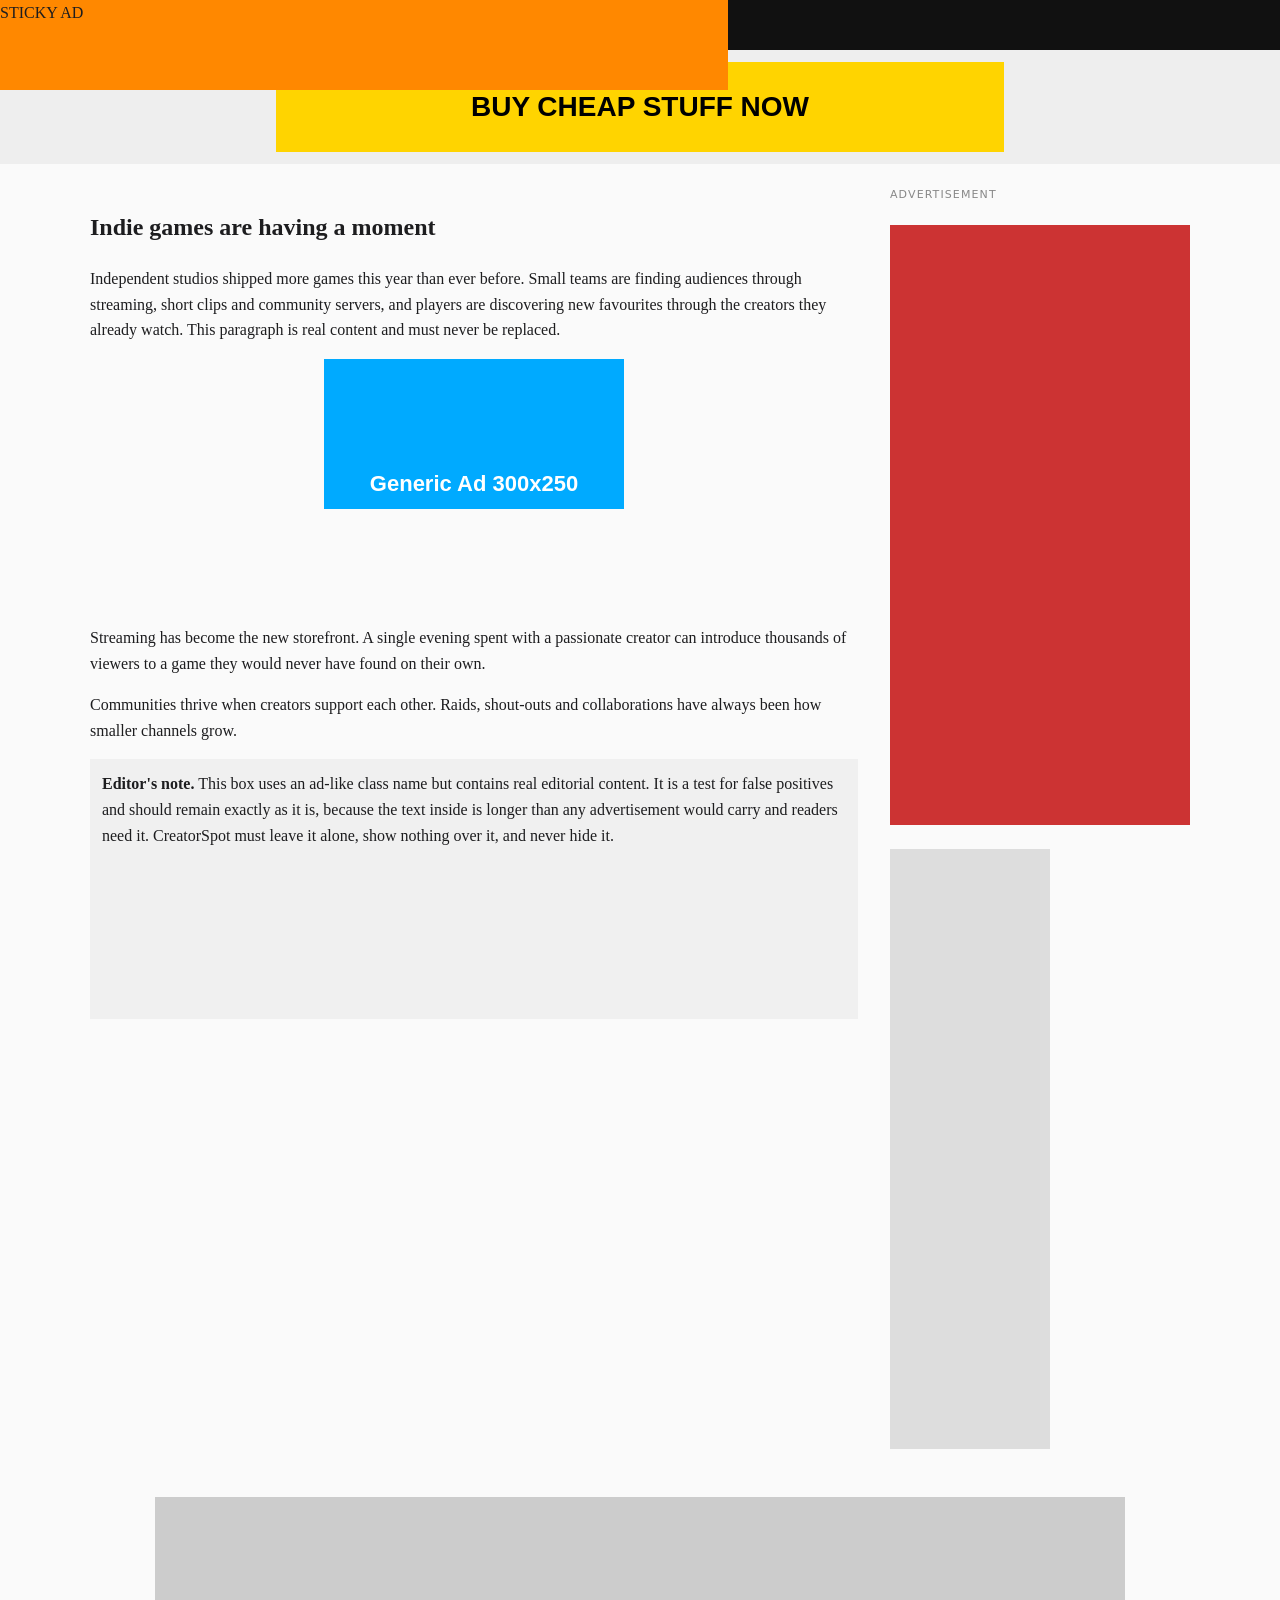
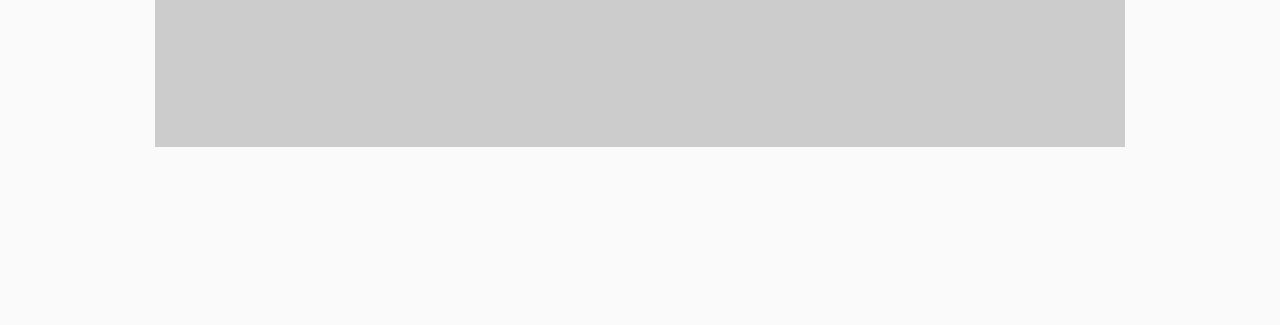
<file: test-site/index.html>
<!doctype html>
<html lang="en">
<head>
<meta charset="utf-8">
<title>The Daily Pixel: CreatorSpot test site</title>
<meta name="viewport" content="width=device-width, initial-scale=1">
<style>
  body { margin: 0; font: 16px/1.6 Georgia, serif; color: #1d1d1f; background: #fafafa; }
  header { background: #111; color: #fff; padding: 14px 24px; font: 700 22px/1 system-ui, sans-serif; }
  .top-ad { display: flex; justify-content: center; padding: 12px 0; background: #eee; }
  .wrap { display: grid; grid-template-columns: 1fr 300px; gap: 32px; max-width: 1100px; margin: 24px auto; padding: 0 16px; }
  article p { margin: 0 0 1em; }
  aside > * { margin-bottom: 24px; }
  .label { font: 11px system-ui, sans-serif; color: #888; text-transform: uppercase; letter-spacing: .1em; }
  /* Fake ad creatives (what an ad network would have rendered). */
  .fake-creative { width: 100%; height: 100%; border: 0; display: block; }
  .site-hidden { display: none; }
  .hero-ad { display: flex; justify-content: center; margin: 24px 0; }
  .bottom-ads { display: flex; gap: 24px; justify-content: center; flex-wrap: wrap; margin: 32px auto; max-width: 1100px; }
  @media (max-width: 800px) { .wrap { grid-template-columns: 1fr; } }
</style>
</head>
<body>
<header>The Daily Pixel</header>

<!-- 1. Leaderboard 728x90: AdSense tag with a loaded creative -->
<div class="top-ad">
  <ins class="adsbygoogle" id="slot-leaderboard" style="display:inline-block;width:728px;height:90px" data-ad-client="ca-pub-0000" data-ad-slot="1111">
    <iframe class="fake-creative" id="aswift_1" srcdoc="<body style='margin:0;background:#ffd400;font:bold 28px sans-serif;display:grid;place-items:center;height:90px'>BUY CHEAP STUFF NOW</body>"></iframe>
  </ins>
</div>

<div class="wrap">
  <article>
    <h1>Indie games are having a moment</h1>
    <p id="real-content">Independent studios shipped more games this year than ever before. Small teams are finding audiences through streaming, short clips and community servers, and players are discovering new favourites through the creators they already watch. This paragraph is real content and must never be replaced.</p>

    <!-- 2. In-content 300x250 GPT slot with an ad iframe -->
    <div id="div-gpt-ad-1234-0" style="width:300px;height:250px;margin:16px auto">
      <div id="google_ads_iframe_/123/home_0__container__">
        <iframe id="google_ads_iframe_/123/home_0" width="300" height="250" class="fake-creative" srcdoc="<body style='margin:0;background:#0af;font:bold 22px sans-serif;display:grid;place-items:center;height:250px;color:#fff'>Generic Ad 300x250</body>"></iframe>
      </div>
    </div>

    <p>Streaming has become the new storefront. A single evening spent with a passionate creator can introduce thousands of viewers to a game they would never have found on their own.</p>

    <!-- 3. Responsive AdSense slot that never filled (empty, zero height): uses reserved/declared sizing -->
    <ins class="adsbygoogle" id="slot-responsive" style="display:block" data-ad-client="ca-pub-0000" data-ad-slot="2222" data-ad-format="auto"></ins>

    <p>Communities thrive when creators support each other. Raids, shout-outs and collaborations have always been how smaller channels grow.</p>

    <!-- 4. A non-ad element whose class merely looks like an ad container, with real text: must NOT be replaced -->
    <div class="ad-container" id="false-positive" style="width:100%;height:260px;background:#f0f0f0;padding:12px;box-sizing:border-box">
      <strong>Editor's note.</strong> This box uses an ad-like class name but contains real editorial content. It is a test for false positives and should remain exactly as it is, because the text inside is longer than any advertisement would carry and readers need it. CreatorSpot must leave it alone, show nothing over it, and never hide it.
    </div>

    <!-- 5. Mobile banner 320x50 -->
    <div style="margin:16px 0"><ins class="adsbygoogle" id="slot-mobile" style="display:inline-block;width:320px;height:50px" data-ad-slot="3333"></ins></div>

    <!-- 6. Slot hidden by the site itself (e.g. desktop-only ad on this layout): must not be surfaced -->
    <div class="site-hidden"><div id="div-gpt-ad-hidden-1" style="width:300px;height:250px"></div></div>
  </article>

  <aside>
    <div class="label">Advertisement</div>
    <!-- 7. Skyscraper 300x600 via a "weak" class marker with a creative inside -->
    <div class="ad-slot" id="slot-sky" style="width:300px;height:600px"><img class="fake-creative" alt="" src="data:image/svg+xml,%3Csvg xmlns='http://www.w3.org/2000/svg' width='300' height='600'%3E%3Crect width='300' height='600' fill='%23c33'/%3E%3C/svg%3E"></div>
    <!-- 8. Narrow skyscraper 160x600 -->
    <div data-ad-slot="4444" id="slot-narrow" style="width:160px;height:600px;background:#ddd"></div>
  </aside>
</div>

<!-- 9. Billboard 970x250 -->
<div class="hero-ad"><div id="div-gpt-ad-billboard" style="width:970px;height:250px;background:#ccc"></div></div>

<!-- 11. Sticky ad that forces itself back on scroll with inline !important (like IGN's masthead) -->
<div id="div-gpt-ad-sticky" style="width:728px;height:90px;margin:24px auto"><div id="sticky-creative" style="width:728px;height:90px;background:#f80;font:bold 24px sans-serif;display:grid;place-items:center">STICKY AD</div></div>

<div class="bottom-ads" id="dynamic-zone"></div>

<script>
  // 11. On scroll, the sticky ad re-shows itself pinned to the top of the screen.
  addEventListener('scroll', () => {
    document.getElementById('sticky-creative').style.cssText = 'display:block !important;position:fixed;top:0;left:0;width:728px;height:90px;background:#f80;z-index:9999';
  });
  // 10. Lazy-loaded ad injected after load (tests the mutation observer).
  setTimeout(() => {
    const ins = document.createElement('ins');
    ins.className = 'adsbygoogle';
    ins.id = 'slot-dynamic';
    ins.style.cssText = 'display:inline-block;width:336px;height:280px;background:#bbb';
    document.getElementById('dynamic-zone').appendChild(ins);
  }, 1500);
</script>
</body>
</html>
</file>
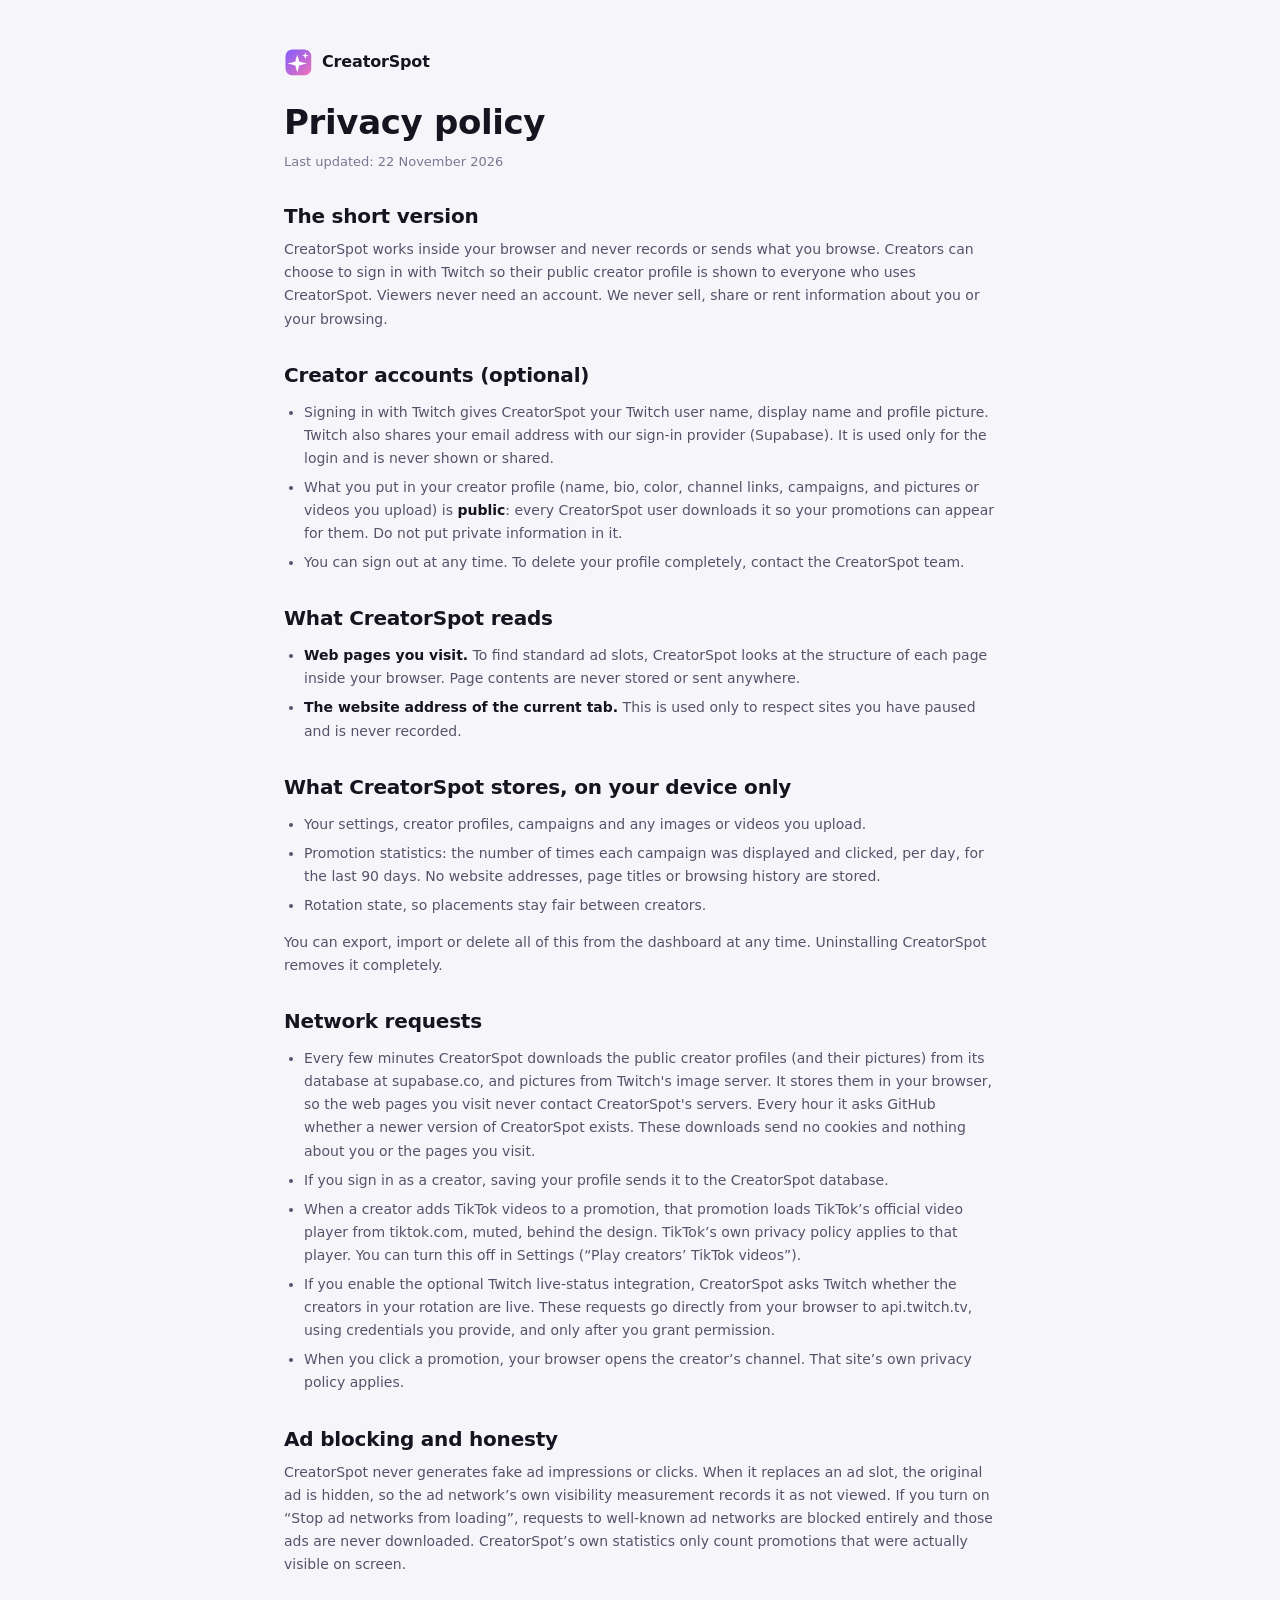
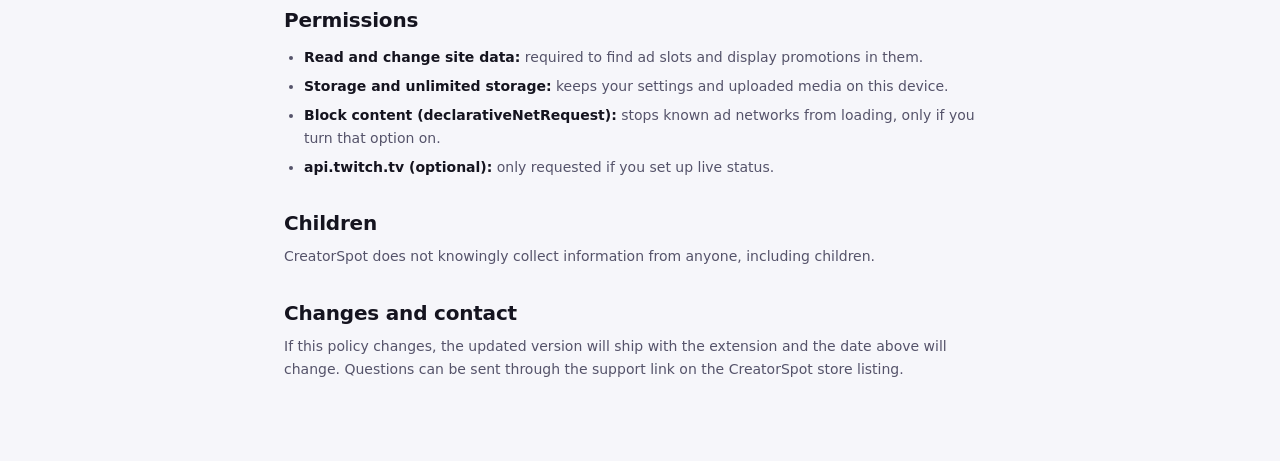
<file: extension/privacy.html>
<!doctype html>
<html lang="en">
<head>
<meta charset="utf-8">
<meta name="viewport" content="width=device-width, initial-scale=1">
<title>Privacy policy · CreatorSpot</title>
<link rel="icon" href="icons/icon32.png">
<link rel="stylesheet" href="ui/design.css">
<style>
  main { max-width: 760px; margin: 0 auto; padding: 48px 24px 80px; }
  h1 { margin: 20px 0 8px; }
  h2 { font-size: var(--t-xl); margin: 32px 0 10px; }
  p, li { color: var(--text-2); line-height: 1.65; }
  ul { padding-left: 20px; }
  li { margin-bottom: 6px; }
  strong { color: var(--text); }
</style>
</head>
<body>
<main>
  <span class="logo"><img src="icons/icon48.png" alt="">CreatorSpot</span>
  <h1>Privacy policy</h1>
  <p class="subtle">Last updated: 22 November 2026</p>

  <h2>The short version</h2>
  <p>CreatorSpot works inside your browser and never records or sends what you browse. Creators can choose to sign in with Twitch so their public creator profile is shown to everyone who uses CreatorSpot. Viewers never need an account. We never sell, share or rent information about you or your browsing.</p>

  <h2>Creator accounts (optional)</h2>
  <ul>
    <li>Signing in with Twitch gives CreatorSpot your Twitch user name, display name and profile picture. Twitch also shares your email address with our sign-in provider (Supabase). It is used only for the login and is never shown or shared.</li>
    <li>What you put in your creator profile (name, bio, color, channel links, campaigns, and pictures or videos you upload) is <strong>public</strong>: every CreatorSpot user downloads it so your promotions can appear for them. Do not put private information in it.</li>
    <li>You can sign out at any time. To delete your profile completely, contact the CreatorSpot team.</li>
  </ul>

  <h2>What CreatorSpot reads</h2>
  <ul>
    <li><strong>Web pages you visit.</strong> To find standard ad slots, CreatorSpot looks at the structure of each page inside your browser. Page contents are never stored or sent anywhere.</li>
    <li><strong>The website address of the current tab.</strong> This is used only to respect sites you have paused and is never recorded.</li>
  </ul>

  <h2>What CreatorSpot stores, on your device only</h2>
  <ul>
    <li>Your settings, creator profiles, campaigns and any images or videos you upload.</li>
    <li>Promotion statistics: the number of times each campaign was displayed and clicked, per day, for the last 90 days. No website addresses, page titles or browsing history are stored.</li>
    <li>Rotation state, so placements stay fair between creators.</li>
  </ul>
  <p>You can export, import or delete all of this from the dashboard at any time. Uninstalling CreatorSpot removes it completely.</p>

  <h2>Network requests</h2>
  <ul>
    <li>Every few minutes CreatorSpot downloads the public creator profiles (and their pictures) from its database at supabase.co, and pictures from Twitch's image server. It stores them in your browser, so the web pages you visit never contact CreatorSpot's servers. Every hour it asks GitHub whether a newer version of CreatorSpot exists. These downloads send no cookies and nothing about you or the pages you visit.</li>
    <li>If you sign in as a creator, saving your profile sends it to the CreatorSpot database.</li>
    <li>When a creator adds TikTok videos to a promotion, that promotion loads TikTok’s official video player from tiktok.com, muted, behind the design. TikTok’s own privacy policy applies to that player. You can turn this off in Settings (“Play creators’ TikTok videos”).</li>
    <li>If you enable the optional Twitch live-status integration, CreatorSpot asks Twitch whether the creators in your rotation are live. These requests go directly from your browser to api.twitch.tv, using credentials you provide, and only after you grant permission.</li>
    <li>When you click a promotion, your browser opens the creator’s channel. That site’s own privacy policy applies.</li>
  </ul>

  <h2>Ad blocking and honesty</h2>
  <p>CreatorSpot never generates fake ad impressions or clicks. When it replaces an ad slot, the original ad is hidden, so the ad network’s own visibility measurement records it as not viewed. If you turn on “Stop ad networks from loading”, requests to well-known ad networks are blocked entirely and those ads are never downloaded. CreatorSpot’s own statistics only count promotions that were actually visible on screen.</p>

  <h2>Permissions</h2>
  <ul>
    <li><strong>Read and change site data:</strong> required to find ad slots and display promotions in them.</li>
    <li><strong>Storage and unlimited storage:</strong> keeps your settings and uploaded media on this device.</li>
    <li><strong>Block content (declarativeNetRequest):</strong> stops known ad networks from loading, only if you turn that option on.</li>
    <li><strong>api.twitch.tv (optional):</strong> only requested if you set up live status.</li>
  </ul>

  <h2>Children</h2>
  <p>CreatorSpot does not knowingly collect information from anyone, including children.</p>

  <h2>Changes and contact</h2>
  <p>If this policy changes, the updated version will ship with the extension and the date above will change. Questions can be sent through the support link on the CreatorSpot store listing.</p>
</main>
<script src="lib/core.js"></script>
<script src="ui/theme-init.js"></script>
</body>
</html>
</file>
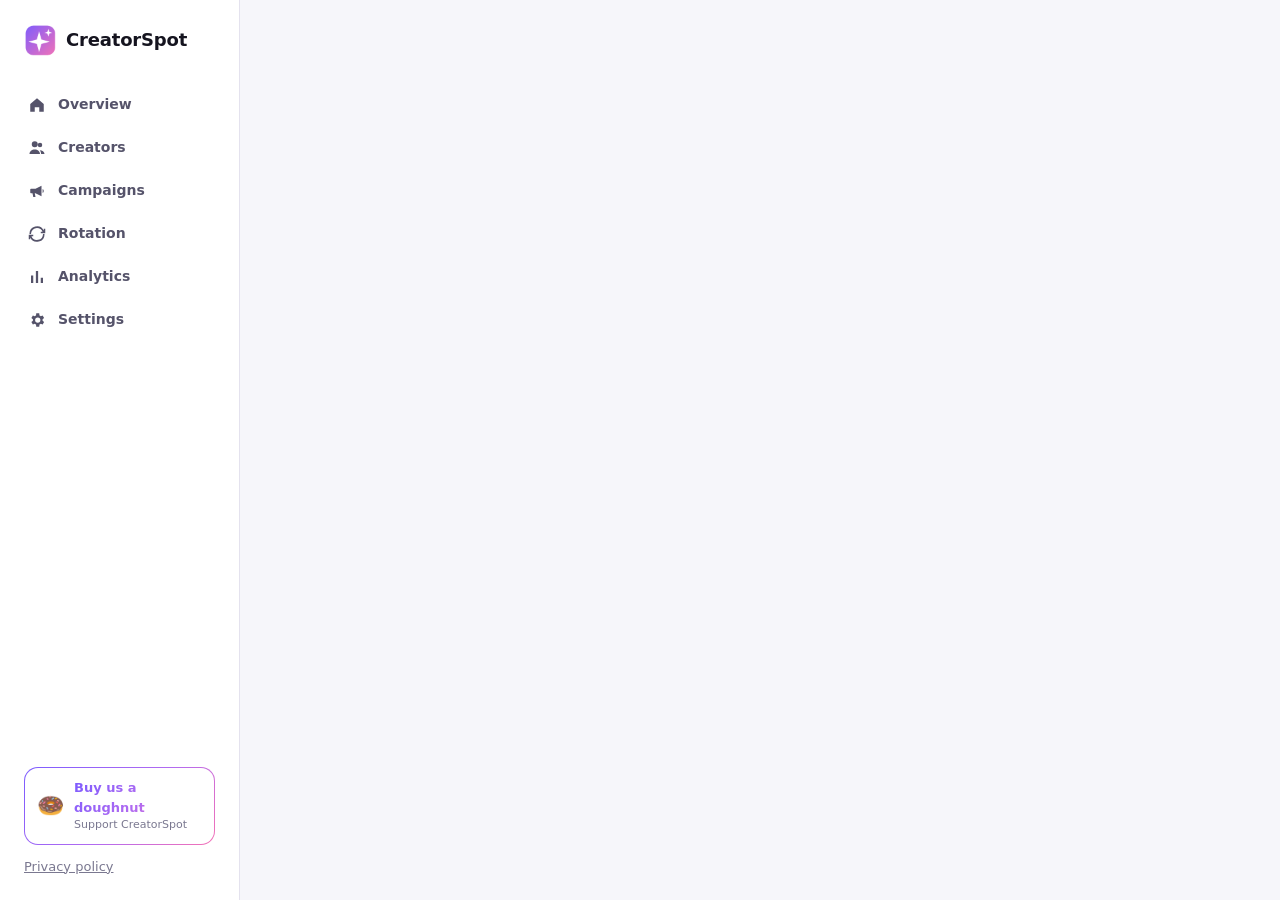
<file: extension/dashboard/dashboard.html>
<!doctype html>
<html lang="en">
<head>
<meta charset="utf-8">
<meta name="viewport" content="width=device-width, initial-scale=1">
<title>CreatorSpot Dashboard</title>
<link rel="icon" href="../icons/icon32.png">
<link rel="stylesheet" href="../ui/design.css">
<link rel="stylesheet" href="dashboard.css">
</head>
<body>
  <div class="app">
    <nav class="side" aria-label="Dashboard">
      <a class="logo" href="#overview"><img src="../icons/icon48.png" alt="">CreatorSpot</a>
      <div class="nav" id="nav">
        <a href="#overview" data-view="overview"><svg viewBox="0 0 24 24" fill="currentColor" aria-hidden="true"><path d="M12 3 3 10.5V21h6v-6h6v6h6V10.5L12 3Z"/></svg>Overview</a>
        <a href="#creators" data-view="creators"><svg viewBox="0 0 24 24" fill="currentColor" aria-hidden="true"><path d="M9 11a4 4 0 1 0 0-8 4 4 0 0 0 0 8Zm7 0a3 3 0 1 0 0-6 3 3 0 0 0 0 6ZM2 20c0-3.3 3.1-6 7-6s7 2.7 7 6H2Zm15.5 0c0-1.9-.7-3.6-1.9-4.9 3.4.1 6.4 2.2 6.4 4.9h-4.5Z"/></svg>Creators</a>
        <a href="#campaigns" data-view="campaigns"><svg viewBox="0 0 24 24" fill="currentColor" aria-hidden="true"><path d="M3 10v4a1 1 0 0 0 1 1h2l1 5h3l-1-5h1l8 4V5l-8 4H4a1 1 0 0 0-1 1Zm18 2a3 3 0 0 0-1.5-2.6v5.2A3 3 0 0 0 21 12Z"/></svg>Campaigns</a>
        <a href="#rotation" data-view="rotation"><svg viewBox="0 0 24 24" fill="currentColor" aria-hidden="true"><path d="M12 4a8 8 0 0 1 7.4 5H17v2h6V5h-2v2.3A10 10 0 0 0 2 12h2a8 8 0 0 1 8-8Zm8 8a8 8 0 0 1-15.4 3H7v-2H1v6h2v-2.3A10 10 0 0 0 22 12h-2Z"/></svg>Rotation</a>
        <a href="#analytics" data-view="analytics"><svg viewBox="0 0 24 24" fill="currentColor" aria-hidden="true"><path d="M4 20V10h3v10H4Zm6.5 0V4h3v16h-3ZM17 20v-7h3v7h-3Z"/></svg>Analytics</a>
        <a href="#settings" data-view="settings"><svg viewBox="0 0 24 24" fill="currentColor" aria-hidden="true"><path d="m19.4 13 .1-1-.1-1 2.1-1.6-2-3.5-2.5 1a7 7 0 0 0-1.7-1L15 3h-4l-.3 2.9a7 7 0 0 0-1.7 1l-2.5-1-2 3.5L6.6 11l-.1 1 .1 1-2.1 1.6 2 3.5 2.5-1c.5.4 1.1.7 1.7 1L11 21h4l.3-2.9c.6-.3 1.2-.6 1.7-1l2.5 1 2-3.5-2.1-1.6ZM13 15.5a3.5 3.5 0 1 1 0-7 3.5 3.5 0 0 1 0 7Z"/></svg>Settings</a>
      </div>
      <div class="side-foot">
        <div class="side-status" id="sideStatus"></div>
        <a class="donut" href="https://streamlabs.com/guywiththejeans1/tip" target="_blank" rel="noopener noreferrer" title="Tip GuyWithTheJeans on Streamlabs to support CreatorSpot"><span class="donut-icon" aria-hidden="true">🍩</span><span><strong>Buy us a doughnut</strong><small>Support CreatorSpot</small></span></a>
        <a class="subtle" href="../privacy.html" target="_blank">Privacy policy</a>
      </div>
    </nav>
    <main class="main" id="view" tabindex="-1"></main>
  </div>

  <dialog class="modal" id="editor" aria-labelledby="editorTitle">
    <form method="dialog" id="editorForm" novalidate>
      <div class="modal-head">
        <h3 id="editorTitle"></h3>
        <button class="btn icon ghost" value="cancel" formnovalidate aria-label="Close"><svg viewBox="0 0 24 24" fill="currentColor" aria-hidden="true"><path d="m6.4 5 5.6 5.6L17.6 5 19 6.4 13.4 12l5.6 5.6-1.4 1.4-5.6-5.6L6.4 19 5 17.6l5.6-5.6L5 6.4z"/></svg></button>
      </div>
      <div class="modal-body" id="editorBody"></div>
      <div class="modal-foot">
        <button class="btn" value="cancel" formnovalidate>Cancel</button>
        <button class="btn primary" id="editorSave" value="save">Save</button>
      </div>
    </form>
  </dialog>

  <dialog class="modal confirm" id="confirm" aria-labelledby="confirmTitle">
    <form method="dialog">
      <div class="modal-body">
        <h3 id="confirmTitle"></h3>
        <p class="muted" id="confirmText" style="margin-top:8px"></p>
      </div>
      <div class="modal-foot">
        <button class="btn" value="cancel">Cancel</button>
        <button class="btn primary" id="confirmOk" value="ok">Confirm</button>
      </div>
    </form>
  </dialog>

  <script src="../lib/core.js"></script>
  <script src="../lib/platforms.js"></script>
  <script src="../lib/defaults.js"></script>
  <script src="../lib/schema.js"></script>
  <script src="../lib/rotation.js"></script>
  <script src="../lib/store.js"></script>
  <script src="../lib/render.js"></script>
  <script src="../lib/payload.js"></script>
  <script src="../lib/shared.js"></script>
  <script src="../lib/cloud.js"></script>
  <script src="../ui/ui.js"></script>
  <script src="dashboard.js"></script>
</body>
</html>
</file>
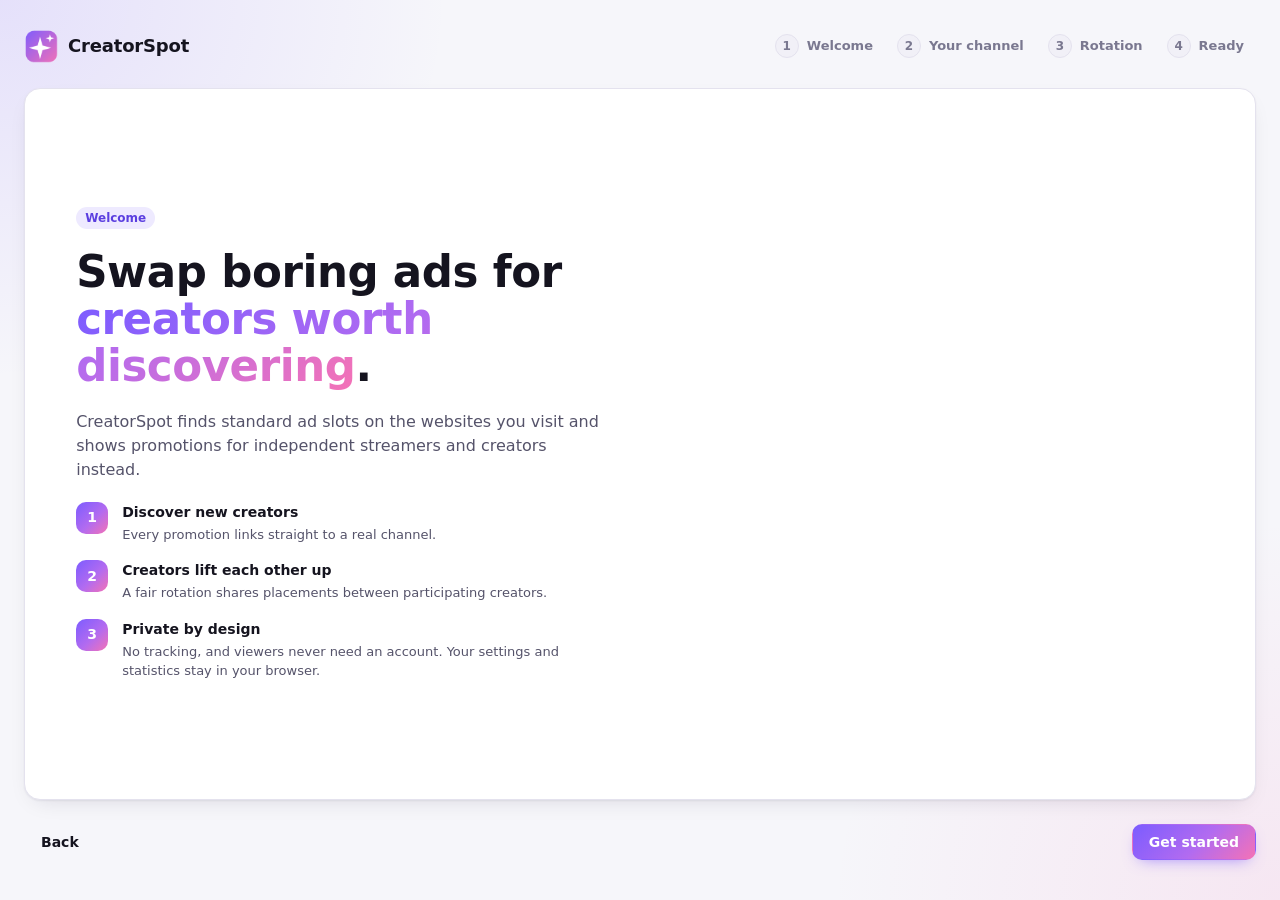
<file: extension/onboarding/welcome.html>
<!doctype html>
<html lang="en">
<head>
<meta charset="utf-8">
<meta name="viewport" content="width=device-width, initial-scale=1">
<title>Welcome to CreatorSpot</title>
<link rel="icon" href="../icons/icon32.png">
<link rel="stylesheet" href="../ui/design.css">
<link rel="stylesheet" href="welcome.css">
</head>
<body>
  <div class="shell">
    <header class="top">
      <span class="logo"><img src="../icons/icon48.png" alt="">CreatorSpot</span>
      <ol class="steps" id="steps" aria-label="Setup progress">
        <li>Welcome</li><li>Your channel</li><li>Rotation</li><li>Ready</li>
      </ol>
    </header>

    <main class="panel card" id="panel">
      <!-- Step 1 -->
      <section class="step" data-step="0">
        <div class="split">
          <div class="stack lg">
            <span class="badge brand">Welcome</span>
            <h1>Swap boring ads for <span class="grad-text">creators worth discovering</span>.</h1>
            <p class="lead muted">CreatorSpot finds standard ad slots on the websites you visit and shows promotions for independent streamers and creators instead.</p>
            <ul class="points">
              <li><span class="ic">1</span><div><strong>Discover new creators</strong><p class="muted">Every promotion links straight to a real channel.</p></div></li>
              <li><span class="ic">2</span><div><strong>Creators lift each other up</strong><p class="muted">A fair rotation shares placements between participating creators.</p></div></li>
              <li><span class="ic">3</span><div><strong>Private by design</strong><p class="muted">No tracking, and viewers never need an account. Your settings and statistics stay in your browser.</p></div></li>
            </ul>
          </div>
          <div class="showcase" id="showcase"></div>
        </div>
      </section>

      <!-- Step 2 -->
      <section class="step" data-step="1" hidden>
        <div class="narrow stack lg">
          <span class="badge brand">Your channel</span>
          <h2>Are you a creator?</h2>
          <p class="muted">Add your channel and CreatorSpot can promote you too. You can add more platforms, pictures and campaigns later in the dashboard.</p>
          <label class="field">Creator name<input class="input" id="obName" maxlength="40" placeholder="Your display name"></label>
          <label class="field">Channel link<input class="input" id="obLink" type="url" placeholder="https://www.twitch.tv/yourchannel"><span class="hint" id="obDetected">Twitch, YouTube, TikTok, Kick, Discord or any website.</span></label>
          <div class="error-text hidden" id="obError" role="alert"></div>
          <p class="subtle">Not a creator? Skip this step and simply enjoy discovering creators.</p>
        </div>
      </section>

      <!-- Step 3 -->
      <section class="step" data-step="2" hidden>
        <div class="narrow stack lg">
          <span class="badge brand">Rotation</span>
          <h2>Who should appear in promotions?</h2>
          <p class="muted">You can change this at any time from the toolbar button.</p>
          <div class="stack" id="obModes" role="radiogroup" aria-label="Rotation mode"></div>
        </div>
      </section>

      <!-- Step 4 -->
      <section class="step" data-step="3" hidden>
        <div class="split">
          <div class="stack lg">
            <span class="badge ok"><span class="pip"></span>All set</span>
            <h2>You’re ready to go.</h2>
            <p class="muted">Browse as usual. When a page has a standard ad slot, a creator promotion appears in its place, clearly labeled “Creator promo”.</p>
            <div class="tip"><strong>Pin CreatorSpot</strong><p class="muted">Click the puzzle-piece icon in your toolbar and pin CreatorSpot to switch modes or pause it on a site in one click.</p></div>
            <div class="tip hidden" id="braveTip"><strong>Using Brave?</strong><p class="muted">Brave Shields hide ad slots on their own. CreatorSpot detects this and places promotions beside hidden slots. If a site still shows no promotions, lower Shields for that site.</p></div>
          </div>
          <div class="showcase" id="showcase2"></div>
        </div>
      </section>
    </main>

    <footer class="nav-row">
      <button class="btn ghost" id="back">Back</button>
      <div class="row">
        <button class="btn ghost hidden" id="skip">Skip</button>
        <button class="btn primary" id="next">Get started</button>
      </div>
    </footer>
  </div>

  <script src="../lib/core.js"></script>
  <script src="../lib/platforms.js"></script>
  <script src="../lib/defaults.js"></script>
  <script src="../lib/schema.js"></script>
  <script src="../lib/rotation.js"></script>
  <script src="../lib/store.js"></script>
  <script src="../lib/render.js"></script>
  <script src="../lib/payload.js"></script>
  <script src="../ui/ui.js"></script>
  <script src="welcome.js"></script>
</body>
</html>
</file>
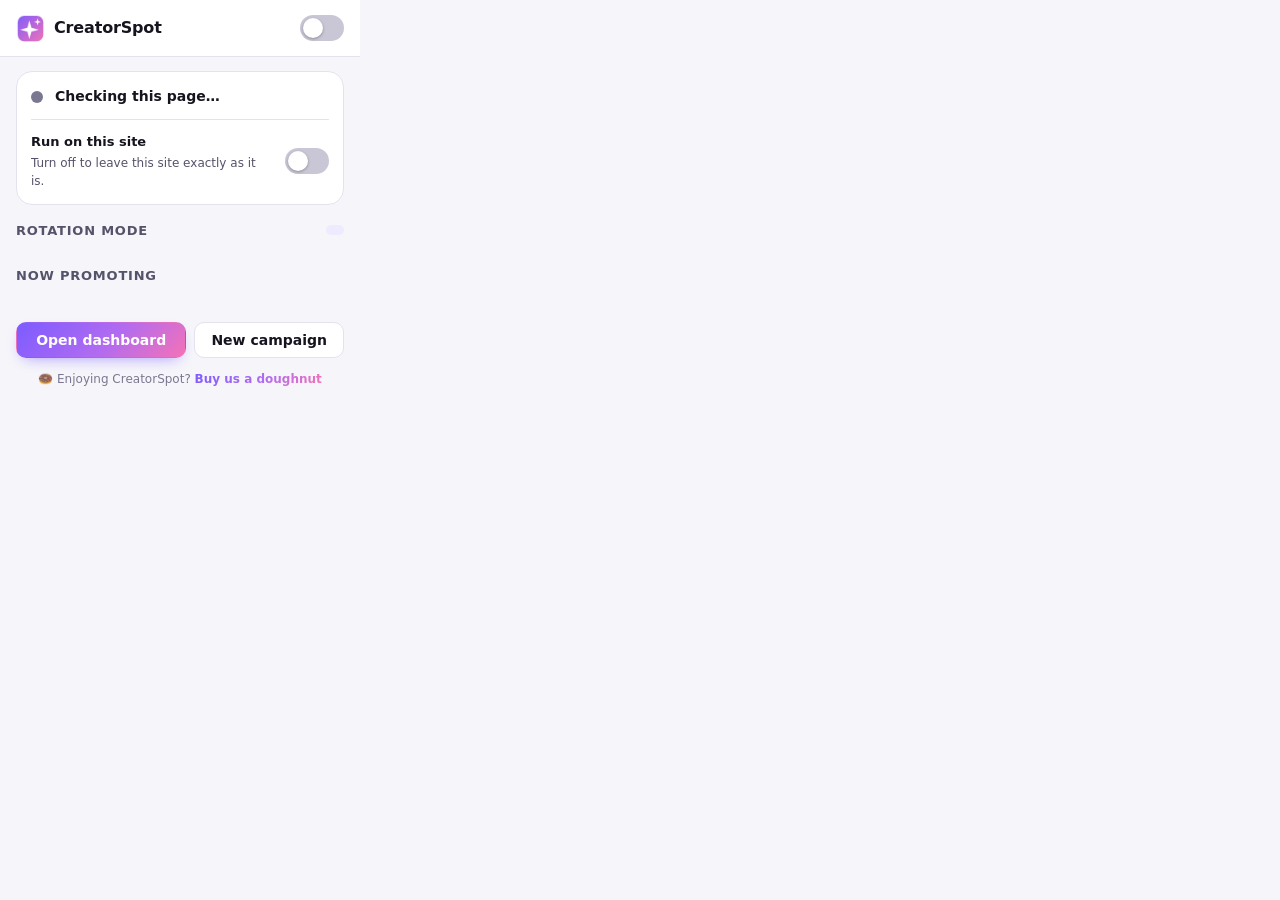
<file: extension/popup/popup.html>
<!doctype html>
<html lang="en">
<head>
<meta charset="utf-8">
<title>CreatorSpot</title>
<link rel="stylesheet" href="../ui/design.css">
<link rel="stylesheet" href="popup.css">
</head>
<body>
  <header class="pop-head">
    <span class="logo"><img src="../icons/icon32.png" alt="">CreatorSpot</span>
    <label class="switch" title="Turn CreatorSpot on or off">
      <input type="checkbox" id="master" aria-label="CreatorSpot is on">
      <span></span>
    </label>
  </header>

  <main class="pop-main">
    <section class="notice update hidden" id="update"></section>

    <section class="status card flat" id="status">
      <div class="row">
        <span class="status-dot" id="statusDot"></span>
        <div class="grow">
          <div class="status-title" id="statusTitle">Checking this page…</div>
          <div class="subtle" id="statusSub"></div>
        </div>
      </div>
      <div class="setting site-row" id="siteRow">
        <div>
          <div class="title">Run on <span id="siteName">this site</span></div>
          <div class="desc">Turn off to leave this site exactly as it is.</div>
        </div>
        <label class="switch"><input type="checkbox" id="siteToggle" aria-label="Run on this site"><span></span></label>
      </div>
    </section>

    <section class="stack">
      <div class="row between">
        <h3 class="sec-title">Rotation mode</h3>
        <span class="badge brand" id="modeBadge"></span>
      </div>
      <div class="mode-grid" id="modes" role="radiogroup" aria-label="Rotation mode"></div>
    </section>

    <section class="stack">
      <div class="row between">
        <h3 class="sec-title">Now promoting</h3>
        <span class="subtle" id="poolCount"></span>
      </div>
      <div class="pool" id="pool"></div>
    </section>
  </main>

  <footer class="pop-foot">
    <button class="btn primary grow" id="openDashboard">Open dashboard</button>
    <button class="btn" id="openCampaigns">New campaign</button>
  </footer>
  <a class="pop-donut" href="https://streamlabs.com/guywiththejeans1/tip" target="_blank" rel="noopener noreferrer">🍩 Enjoying CreatorSpot? <span>Buy us a doughnut</span></a>

  <script src="../lib/core.js"></script>
  <script src="../lib/platforms.js"></script>
  <script src="../lib/defaults.js"></script>
  <script src="../lib/schema.js"></script>
  <script src="../lib/rotation.js"></script>
  <script src="../lib/store.js"></script>
  <script src="../lib/shared.js"></script>
  <script src="../lib/cloud.js"></script>
  <script src="../ui/ui.js"></script>
  <script src="popup.js"></script>
</body>
</html>
</file>
<file: extension/ui/design.css>
/* CreatorSpot design system: tokens + components shared by the popup, dashboard and onboarding. */
:root {
  --font: Inter, "Segoe UI Variable Text", "Segoe UI", -apple-system, BlinkMacSystemFont, "Helvetica Neue", Roboto, system-ui, sans-serif;
  --font-display: Inter, "Segoe UI Variable Display", "Segoe UI", -apple-system, BlinkMacSystemFont, system-ui, sans-serif;

  --brand: #7C5CFF;
  --brand-2: #F472B6;
  --brand-grad: linear-gradient(135deg, #7C5CFF 0%, #B26BF0 55%, #F472B6 100%);
  --ok: #16A34A;
  --warn: #D97706;
  --danger: #DC2626;

  --r-sm: 8px;
  --r-md: 12px;
  --r-lg: 16px;
  --r-xl: 22px;

  --s1: 4px; --s2: 8px; --s3: 12px; --s4: 16px; --s5: 20px; --s6: 24px; --s8: 32px; --s10: 40px;

  --t-xs: 12px; --t-sm: 13px; --t-md: 14px; --t-lg: 16px; --t-xl: 20px; --t-2xl: 26px; --t-3xl: 34px;

  --bg: #F6F6FA;
  --surface: #FFFFFF;
  --surface-2: #F1F0F7;
  --border: #E4E2EE;
  --text: #15141F;
  --text-2: #55536A;
  --text-3: #7A7890;
  --brand-ink: #5B3FE0;
  --brand-soft: #EEEAFF;
  --shadow: 0 1px 2px rgba(20, 16, 50, .06), 0 8px 24px -12px rgba(20, 16, 50, .18);
  --focus: 0 0 0 3px rgba(124, 92, 255, .35);
  color-scheme: light;
}
:root[data-theme="dark"] {
  --bg: #0D0D14;
  --surface: #16161F;
  --surface-2: #1E1E2A;
  --border: #2A2A39;
  --text: #F3F2FA;
  --text-2: #B4B2C6;
  --text-3: #8C8AA2;
  --brand-ink: #B7A6FF;
  --brand-soft: #241D45;
  --shadow: 0 1px 2px rgba(0, 0, 0, .3), 0 10px 30px -12px rgba(0, 0, 0, .6);
  color-scheme: dark;
}

* { box-sizing: border-box; }
html, body { margin: 0; }
body { font: 400 var(--t-md)/1.5 var(--font); color: var(--text); background: var(--bg); -webkit-font-smoothing: antialiased; }
h1, h2, h3, h4 { font-family: var(--font-display); margin: 0; line-height: 1.2; letter-spacing: -.01em; }
h1 { font-size: var(--t-3xl); font-weight: 800; }
h2 { font-size: var(--t-2xl); font-weight: 750; }
h3 { font-size: var(--t-lg); font-weight: 700; }
p { margin: 0; }
a { color: var(--brand-ink); }
.muted { color: var(--text-2); }
.subtle { color: var(--text-3); font-size: var(--t-sm); }
.grad-text { background: var(--brand-grad); -webkit-background-clip: text; background-clip: text; color: transparent; }
:focus-visible { outline: none; box-shadow: var(--focus); }

/* Layout helpers */
.row { display: flex; align-items: center; gap: var(--s3); }
.row.between { justify-content: space-between; }
.row.wrap { flex-wrap: wrap; }
.stack { display: flex; flex-direction: column; gap: var(--s3); }
.stack.lg { gap: var(--s5); }
.grid { display: grid; gap: var(--s4); }
.grow { flex: 1; min-width: 0; }
.hidden { display: none !important; }

/* Brand */
.logo { display: inline-flex; align-items: center; gap: 10px; font: 800 var(--t-lg)/1 var(--font-display); letter-spacing: -.01em; color: var(--text); text-decoration: none; }
.logo img { width: 28px; height: 28px; border-radius: 8px; }

/* Cards */
.card { background: var(--surface); border: 1px solid var(--border); border-radius: var(--r-lg); padding: var(--s5); box-shadow: var(--shadow); }
.card.flat { box-shadow: none; }
.card-title { display: flex; align-items: center; justify-content: space-between; gap: var(--s3); margin-bottom: var(--s4); }

/* Buttons */
.btn { appearance: none; border: 1px solid var(--border); background: var(--surface); color: var(--text); font: 600 var(--t-md)/1 var(--font);
  padding: 10px 16px; border-radius: 10px; cursor: pointer; display: inline-flex; align-items: center; justify-content: center; gap: 8px;
  text-decoration: none; white-space: nowrap; transition: background .15s, border-color .15s, transform .1s, filter .15s; }
.btn:hover { background: var(--surface-2); }
.btn:active { transform: translateY(1px); }
.btn:disabled { opacity: .5; cursor: not-allowed; }
.btn.primary { background: var(--brand-grad); color: #fff; border-color: transparent; box-shadow: 0 6px 16px -8px rgba(124, 92, 255, .8); }
.btn.primary:hover { filter: brightness(1.06); }
.btn.ghost { background: transparent; border-color: transparent; }
.btn.ghost:hover { background: var(--surface-2); }
.btn.danger { color: var(--danger); }
.btn.sm { padding: 7px 12px; font-size: var(--t-sm); border-radius: 8px; }
.btn.icon { padding: 8px; width: 36px; height: 36px; }
.btn svg { width: 16px; height: 16px; flex: none; }

/* Forms */
label.field { display: flex; flex-direction: column; gap: 6px; font-weight: 600; font-size: var(--t-sm); color: var(--text); }
label.field .hint, .hint { font-weight: 400; color: var(--text-3); font-size: var(--t-xs); line-height: 1.4; }
.input, select.input, textarea.input { width: 100%; font: 400 var(--t-md)/1.4 var(--font); color: var(--text); background: var(--surface);
  border: 1px solid var(--border); border-radius: 10px; padding: 10px 12px; transition: border-color .15s, box-shadow .15s; }
.input:focus { outline: none; border-color: var(--brand); box-shadow: var(--focus); }
.input[aria-invalid="true"] { border-color: var(--danger); }
textarea.input { resize: vertical; min-height: 72px; }
input[type="color"].input { padding: 4px; height: 42px; cursor: pointer; }
input[type="range"] { width: 100%; accent-color: var(--brand); }
.error-text { color: var(--danger); font-size: var(--t-xs); font-weight: 500; }

/* Switch */
.switch { position: relative; display: inline-flex; flex: none; width: 44px; height: 26px; }
.switch input { position: absolute; opacity: 0; width: 100%; height: 100%; margin: 0; cursor: pointer; z-index: 1; }
.switch span { position: absolute; inset: 0; border-radius: 999px; background: #C9C7D6; transition: background .2s; }
.switch span::after { content: ""; position: absolute; top: 3px; left: 3px; width: 20px; height: 20px; border-radius: 50%; background: #fff;
  box-shadow: 0 1px 3px rgba(0,0,0,.3); transition: transform .2s cubic-bezier(.2,.8,.2,1); }
.switch input:checked + span { background: var(--brand); }
.switch input:checked + span::after { transform: translateX(18px); }
.switch input:focus-visible + span { box-shadow: var(--focus); }
:root[data-theme="dark"] .switch span { background: #3A3A4C; }
:root[data-theme="dark"] .switch input:checked + span { background: var(--brand); }

.setting { display: flex; align-items: center; justify-content: space-between; gap: var(--s4); padding: var(--s4) 0; border-top: 1px solid var(--border); }
.setting:first-child { border-top: 0; padding-top: 0; }
.setting .title { font-weight: 600; }
.setting .desc { color: var(--text-2); font-size: var(--t-sm); margin-top: 2px; }

/* Segmented control */
.segmented { display: inline-flex; background: var(--surface-2); border: 1px solid var(--border); border-radius: 10px; padding: 3px; gap: 2px; }
.segmented button { appearance: none; border: 0; background: transparent; color: var(--text-2); font: 600 var(--t-sm)/1 var(--font); padding: 8px 12px; border-radius: 7px; cursor: pointer; }
.segmented button[aria-pressed="true"] { background: var(--surface); color: var(--text); box-shadow: 0 1px 3px rgba(0,0,0,.12); }

/* Choice cards (radio-like) */
.choice { position: relative; display: flex; gap: var(--s3); align-items: flex-start; padding: var(--s4); border: 1.5px solid var(--border); border-radius: var(--r-md);
  background: var(--surface); cursor: pointer; transition: border-color .15s, background .15s; text-align: left; font: inherit; color: inherit; width: 100%; }
.choice:hover { border-color: color-mix(in srgb, var(--brand) 50%, var(--border)); }
.choice[aria-checked="true"], .choice.selected { border-color: var(--brand); background: var(--brand-soft); }
.choice .title { font-weight: 700; }
.choice .desc { color: var(--text-2); font-size: var(--t-sm); }
.choice .dot { flex: none; width: 18px; height: 18px; border-radius: 50%; border: 2px solid var(--border); margin-top: 2px; }
.choice[aria-checked="true"] .dot { border: 5px solid var(--brand); }

/* Badges / chips */
.badge { display: inline-flex; align-items: center; gap: 6px; font: 600 var(--t-xs)/1 var(--font); padding: 5px 9px; border-radius: 999px; background: var(--surface-2); color: var(--text-2); white-space: nowrap; }
.stack > .badge { align-self: flex-start; }
.badge.brand { background: var(--brand-soft); color: var(--brand-ink); }
.badge.ok { background: color-mix(in srgb, var(--ok) 14%, transparent); color: var(--ok); }
.badge.warn { background: color-mix(in srgb, var(--warn) 16%, transparent); color: var(--warn); }
.badge .pip { width: 7px; height: 7px; border-radius: 50%; background: currentColor; }

/* Avatars */
.avatar { flex: none; width: 40px; height: 40px; border-radius: 50%; display: grid; place-items: center; color: #fff; font: 800 var(--t-sm)/1 var(--font-display);
  overflow: hidden; background: var(--brand-grad); }
.avatar img { width: 100%; height: 100%; object-fit: cover; }
.avatar.lg { width: 64px; height: 64px; font-size: var(--t-xl); }
.avatar.sm { width: 28px; height: 28px; font-size: 11px; }

/* Tables */
table.table { width: 100%; border-collapse: collapse; font-size: var(--t-sm); }
.table th { text-align: left; font-weight: 600; color: var(--text-3); font-size: var(--t-xs); text-transform: uppercase; letter-spacing: .05em; padding: 10px 12px; border-bottom: 1px solid var(--border); }
.table td { padding: 12px; border-bottom: 1px solid var(--border); vertical-align: middle; }
.table tr:last-child td { border-bottom: 0; }
.table .num { text-align: right; font-variant-numeric: tabular-nums; }

/* Toast */
.toast { position: fixed; left: 50%; bottom: 24px; transform: translate(-50%, 20px); opacity: 0; background: #15141F; color: #fff; padding: 12px 18px;
  border-radius: 12px; font-weight: 600; font-size: var(--t-sm); box-shadow: 0 12px 30px -10px rgba(0,0,0,.5); transition: opacity .2s, transform .2s; z-index: 100; pointer-events: none; }
.toast.show { opacity: 1; transform: translate(-50%, 0); }
.toast.error { background: var(--danger); }

/* Empty state */
.empty { text-align: center; padding: var(--s10) var(--s6); color: var(--text-2); border: 1.5px dashed var(--border); border-radius: var(--r-lg); }
.empty h3 { color: var(--text); margin-bottom: 6px; }

/* Dialog */
dialog.modal { border: 0; padding: 0; border-radius: var(--r-xl); background: var(--surface); color: var(--text); box-shadow: 0 30px 80px -20px rgba(0,0,0,.5);
  width: min(920px, calc(100vw - 32px)); max-height: calc(100vh - 48px); }
dialog.modal::backdrop { background: rgba(10, 8, 25, .55); backdrop-filter: blur(3px); }
.modal-head { display: flex; align-items: center; justify-content: space-between; padding: var(--s5) var(--s6); border-bottom: 1px solid var(--border); position: sticky; top: 0; background: var(--surface); z-index: 2; }
.modal-body { padding: var(--s6); }
.modal-foot { display: flex; justify-content: flex-end; gap: var(--s3); padding: var(--s4) var(--s6); border-top: 1px solid var(--border); position: sticky; bottom: 0; background: var(--surface); }

@media (prefers-reduced-motion: reduce) { * { transition: none !important; animation: none !important; } }
</file>
<file: extension/dashboard/dashboard.css>
.app { display: grid; grid-template-columns: 240px 1fr; min-height: 100vh; }
.side { position: sticky; top: 0; height: 100vh; display: flex; flex-direction: column; gap: 28px; padding: 24px 16px; background: var(--surface); border-right: 1px solid var(--border); }
.side .logo { padding: 0 8px; font-size: 18px; }
.side .logo img { width: 32px; height: 32px; }
.nav { display: flex; flex-direction: column; gap: 2px; }
.nav a { display: flex; align-items: center; gap: 12px; padding: 10px 12px; border-radius: 10px; color: var(--text-2); text-decoration: none; font-weight: 600; }
.nav a svg { width: 18px; height: 18px; }
.nav a:hover { background: var(--surface-2); color: var(--text); }
.nav a[aria-current="page"] { background: var(--brand-soft); color: var(--brand-ink); }
.side-foot { margin-top: auto; display: flex; flex-direction: column; gap: 12px; padding: 0 8px; }
.side-status { font-size: var(--t-sm); }

.main { padding: 36px clamp(28px, 3vw, 56px) 80px; width: 100%; min-width: 0; outline: none; }
.page-head { display: flex; align-items: flex-end; justify-content: space-between; gap: 16px; margin-bottom: 28px; flex-wrap: wrap; }
.page-head p { margin-top: 6px; }
.section { margin-top: 28px; }
.section > h3 { margin-bottom: 12px; }

.kpis { display: grid; grid-template-columns: repeat(4, minmax(0, 1fr)); gap: 16px; }
.kpi { padding: 18px 20px; }
.kpi .label { color: var(--text-2); font-size: var(--t-sm); font-weight: 600; display: flex; align-items: center; gap: 8px; }
.kpi .label svg { width: 16px; height: 16px; color: var(--brand); }
.kpi .value { font: 800 30px/1.1 var(--font-display); margin-top: 8px; font-variant-numeric: tabular-nums; }

.hero { display: grid; grid-template-columns: 1.1fr 1fr; gap: 24px; align-items: center; padding: 28px; overflow: hidden; position: relative; }
.hero::before { content: ""; position: absolute; inset: 0; background: radial-gradient(60% 90% at 100% 0%, color-mix(in srgb, var(--brand) 18%, transparent), transparent 70%); pointer-events: none; }
.hero h2 { font-size: 28px; }
.hero .actions { display: flex; gap: 10px; flex-wrap: wrap; margin-top: 20px; }
.preview-stage { display: flex; flex-direction: column; align-items: center; gap: 12px; }
.preview-box { position: relative; border-radius: 16px; }
.preview-caption { font-size: var(--t-xs); color: var(--text-3); text-align: center; }

.creator-grid { display: grid; grid-template-columns: repeat(auto-fit, minmax(340px, 1fr)); gap: 18px; }
.creator-card { display: flex; flex-direction: column; gap: 14px; }
.creator-card .head { display: flex; gap: 14px; align-items: center; }
.creator-card .name { font: 750 var(--t-lg)/1.2 var(--font-display); }
.creator-card .bio { color: var(--text-2); font-size: var(--t-sm); min-height: 2.8em; }
.links { display: flex; flex-wrap: wrap; gap: 6px; }
.link-chip { display: inline-flex; align-items: center; gap: 6px; padding: 5px 10px; border-radius: 999px; border: 1px solid var(--border); color: var(--text); font-size: var(--t-xs); font-weight: 600; text-decoration: none; }
.link-chip svg { width: 14px; height: 14px; }
.link-chip:hover { border-color: var(--brand); }
.card-actions { display: flex; flex-wrap: wrap; align-items: center; gap: 8px; margin-top: auto; padding-top: 4px; }

.campaign-row { display: grid; grid-template-columns: 180px 1fr auto; gap: 20px; align-items: center; padding: 16px; }
.campaign-row .thumb { width: 180px; height: 150px; }
.campaign-row .title { font: 700 var(--t-lg)/1.25 var(--font-display); }
.campaign-row .meta { display: flex; flex-wrap: wrap; gap: 6px; margin-top: 8px; }
.campaign-row .row-actions { display: flex; flex-direction: column; gap: 8px; align-items: flex-end; }
.campaign-list { display: grid; grid-template-columns: repeat(auto-fit, minmax(min(100%, 600px), 1fr)); gap: 16px; }
.campaign-row.off { opacity: .6; }

/* Editors */
.form-grid { display: grid; grid-template-columns: 1fr 1fr; gap: 16px; }
.form-grid .full { grid-column: 1 / -1; }
.editor-split { display: grid; grid-template-columns: minmax(0, 1fr) 360px; gap: 28px; align-items: start; }
.editor-preview { position: sticky; top: 90px; display: flex; flex-direction: column; gap: 12px; padding: 16px; border-radius: 16px; background: var(--surface-2); }
.editor-preview .stage { display: grid; place-items: center; min-height: 280px; overflow: hidden; }
.format-grid { display: grid; grid-template-columns: repeat(auto-fill, minmax(150px, 1fr)); gap: 8px; }
.format-grid .choice { flex-direction: column; gap: 4px; padding: 12px; }
.format-grid .choice .desc { font-size: var(--t-xs); }
.platform-rows { display: flex; flex-direction: column; gap: 8px; }
.platform-row { display: grid; grid-template-columns: 150px 1fr auto; gap: 8px; align-items: start; }
.upload { display: flex; align-items: center; gap: 14px; }
.upload input[type=file] { display: none; }
.days { display: flex; gap: 6px; flex-wrap: wrap; }
.days label { display: inline-flex; }
.days input { position: absolute; opacity: 0; pointer-events: none; }
.days span { padding: 7px 11px; border-radius: 8px; border: 1px solid var(--border); font-size: var(--t-sm); font-weight: 600; cursor: pointer; color: var(--text-2); }
.days input:checked + span { background: var(--brand-soft); border-color: var(--brand); color: var(--brand-ink); }
.days input:focus-visible + span { box-shadow: var(--focus); }
.toggle-line { display: flex; align-items: center; justify-content: space-between; gap: 16px; padding: 12px 14px; border: 1px solid var(--border); border-radius: 12px; }
.toggle-line .title { font-weight: 600; font-size: var(--t-sm); }
.toggle-line .desc { color: var(--text-3); font-size: var(--t-xs); }

/* Rotation */
.mode-cards { display: grid; grid-template-columns: repeat(2, minmax(0, 1fr)); gap: 12px; }
.sim { display: flex; gap: 8px; flex-wrap: wrap; }
.sim .step { display: flex; flex-direction: column; align-items: center; gap: 4px; width: 56px; }
.sim .step small { font-size: 10px; color: var(--text-3); }
.share-bar { display: flex; flex-direction: column; gap: 10px; }
.share-row { display: grid; grid-template-columns: 160px 1fr 52px; gap: 12px; align-items: center; font-size: var(--t-sm); }
.bar { height: 10px; border-radius: 999px; background: var(--surface-2); overflow: hidden; }
.bar > i { display: block; height: 100%; border-radius: inherit; background: var(--brand-grad); }
.member-row { display: grid; grid-template-columns: auto 1fr 150px; gap: 12px; align-items: center; padding: 10px 0; border-top: 1px solid var(--border); }
.member-row:first-child { border-top: 0; }

/* Analytics */
.chart { display: flex; align-items: flex-end; gap: 4px; height: 160px; padding-top: 12px; }
.chart .col { flex: 1; display: flex; flex-direction: column; justify-content: flex-end; align-items: stretch; gap: 2px; height: 100%; min-width: 4px; position: relative; }
.chart .col i { display: block; border-radius: 4px 4px 0 0; background: var(--brand-grad); min-height: 2px; }
.chart .col i.clicks { background: var(--brand-2); opacity: .9; }
.chart .col:hover::after { content: attr(data-tip); position: absolute; bottom: 100%; left: 50%; transform: translateX(-50%); background: #15141F; color: #fff; font-size: 11px; padding: 4px 8px; border-radius: 6px; white-space: nowrap; z-index: 2; }
.chart-axis { display: flex; justify-content: space-between; font-size: var(--t-xs); color: var(--text-3); margin-top: 6px; }
.legend { display: flex; gap: 16px; font-size: var(--t-xs); color: var(--text-2); }
.legend i { display: inline-block; width: 10px; height: 10px; border-radius: 3px; margin-right: 6px; vertical-align: -1px; background: var(--brand-grad); }
.legend i.clicks { background: var(--brand-2); }

.settings-grid { display: grid; grid-template-columns: 1fr 1fr; gap: 20px; align-items: start; }
.chip-list { display: flex; flex-wrap: wrap; gap: 8px; }
.chip { display: inline-flex; align-items: center; gap: 6px; padding: 6px 6px 6px 12px; border-radius: 999px; background: var(--surface-2); font-size: var(--t-sm); font-weight: 600; }
.chip button { border: 0; background: transparent; color: var(--text-3); cursor: pointer; border-radius: 50%; width: 22px; height: 22px; display: grid; place-items: center; }
.chip button:hover { background: var(--border); color: var(--text); }
.chip button svg { width: 14px; height: 14px; }

dialog.confirm { width: min(440px, calc(100vw - 32px)); }
dialog#editor { width: min(1240px, calc(100vw - 48px)); }
.editor-split { grid-template-columns: minmax(0, 1fr) 400px; }

/* Wide screens: use the space instead of leaving it empty. */
@media (min-width: 1500px) {
  .mode-cards { grid-template-columns: repeat(4, minmax(0, 1fr)); }
  .settings-grid { grid-template-columns: repeat(3, minmax(0, 1fr)); }
}

/* "My TikToks" picker */
.tt-add { display: grid; grid-template-columns: 1fr auto; gap: 10px; }
.tt-grid { display: grid; grid-template-columns: repeat(auto-fill, minmax(150px, 1fr)); gap: 14px; margin-top: 18px; }
.tt-tile { position: relative; aspect-ratio: 9 / 16; border-radius: 14px; overflow: hidden; background: var(--surface-2);
  box-shadow: inset 0 0 0 1px var(--border); }
.tt-tile iframe { position: absolute; inset: 0; width: 100%; height: 100%; border: 0; pointer-events: none; }
.tt-tile .tt-remove { position: absolute; top: 8px; right: 8px; width: 30px; height: 30px; border-radius: 50%; border: 0; cursor: pointer;
  background: rgba(8, 8, 14, .7); color: #fff; font-size: 16px; line-height: 1; display: grid; place-items: center; }
.tt-tile .tt-remove:hover { background: #E11D48; }
.tt-empty { margin-top: 18px; padding: 28px; border-radius: 14px; border: 1.5px dashed var(--border); text-align: center; color: var(--text-2); }
.tt-steps { display: flex; gap: 10px; flex-wrap: wrap; margin: 6px 0 16px; font-size: var(--t-sm); color: var(--text-2); }
.tt-steps span { background: var(--surface-2); border: 1px solid var(--border); border-radius: 999px; padding: 4px 12px; }

@media (max-width: 1100px) {
  .editor-split { grid-template-columns: 1fr; }
  .editor-preview { position: static; }
  .hero { grid-template-columns: 1fr; }
}
@media (max-width: 900px) {
  .app { grid-template-columns: 1fr; }
  .side { position: static; height: auto; flex-direction: row; flex-wrap: wrap; align-items: center; gap: 12px; padding: 12px 16px; }
  .nav { flex-direction: row; flex-wrap: wrap; }
  .side-foot { display: none; }
  .main { padding: 24px 18px 60px; }
  .kpis { grid-template-columns: repeat(2, minmax(0, 1fr)); }
  .settings-grid, .form-grid, .mode-cards { grid-template-columns: 1fr; }
  .campaign-row { grid-template-columns: 1fr; }
  .campaign-row .row-actions { flex-direction: row; align-items: center; }
  .share-row { grid-template-columns: 110px 1fr 48px; }
}

/* "Buy us a doughnut" support link (sidebar) */
.donut { display: flex; align-items: center; gap: 10px; padding: 10px 12px; border-radius: 14px; text-decoration: none; color: var(--text);
  background: linear-gradient(var(--surface), var(--surface)) padding-box, var(--brand-grad) border-box; border: 1.5px solid transparent;
  transition: transform .15s ease, box-shadow .15s ease; }
.donut:hover { transform: translateY(-1px); box-shadow: 0 6px 18px rgba(124, 92, 255, .28); }
.donut-icon { font-size: 22px; line-height: 1; transition: transform .3s ease; }
.donut:hover .donut-icon { transform: rotate(-20deg) scale(1.12); }
.donut strong { display: block; font-size: 13px; background: var(--brand-grad); -webkit-background-clip: text; background-clip: text; color: transparent; }
.donut small { display: block; font-size: 11px; color: var(--text-3); }
</file>
<file: extension/onboarding/welcome.css>
body { min-height: 100vh; background:
  radial-gradient(50% 60% at 0% 0%, color-mix(in srgb, var(--brand) 14%, transparent), transparent 70%),
  radial-gradient(50% 60% at 100% 100%, color-mix(in srgb, var(--brand-2) 12%, transparent), transparent 70%), var(--bg); }
.shell { max-width: 1480px; margin: 0 auto; padding: 28px 24px 40px; display: flex; flex-direction: column; gap: 24px; min-height: 100vh; }
.top { display: flex; align-items: center; justify-content: space-between; gap: 16px; flex-wrap: wrap; }
.top .logo { font-size: 18px; }
.top .logo img { width: 34px; height: 34px; }
.steps { display: flex; gap: 6px; list-style: none; margin: 0; padding: 0; counter-reset: s; }
.steps li { counter-increment: s; display: flex; align-items: center; gap: 8px; padding: 6px 12px 6px 6px; border-radius: 999px; font-size: var(--t-sm); font-weight: 600; color: var(--text-3); }
.steps li::before { content: counter(s); width: 22px; height: 22px; border-radius: 50%; display: grid; place-items: center; font-size: 12px; background: var(--surface-2); border: 1px solid var(--border); }
.steps li.active { color: var(--text); background: var(--surface); box-shadow: var(--shadow); }
.steps li.active::before { background: var(--brand-grad); color: #fff; border-color: transparent; }
.steps li.done::before { content: "✓"; background: var(--brand-soft); color: var(--brand-ink); border-color: transparent; }

.panel { flex: 1; padding: clamp(32px, 4vw, 72px); display: flex; align-items: center; }
.panel > .step { width: 100%; }
.split { display: grid; grid-template-columns: 1fr 1fr; gap: clamp(32px, 4vw, 72px); align-items: center; }
.narrow { max-width: 560px; margin: 0 auto; }
h1 { font-size: clamp(36px, 3.4vw, 60px); line-height: 1.08; }
.lead { font-size: clamp(16px, 1.2vw, 20px); }
.points { list-style: none; margin: 0; padding: 0; display: flex; flex-direction: column; gap: 16px; }
.points li { display: flex; gap: 14px; align-items: flex-start; }
.points .ic { flex: none; width: 32px; height: 32px; border-radius: 10px; display: grid; place-items: center; font-weight: 800; color: #fff; background: var(--brand-grad); }
.points p { font-size: var(--t-sm); margin-top: 2px; }
.showcase { display: flex; flex-direction: column; align-items: center; gap: 16px; min-height: 300px; justify-content: center; }
.showcase .cap { font-size: var(--t-xs); color: var(--text-3); }
.tip { padding: 14px 16px; border-radius: 12px; background: var(--surface-2); }
.tip p { font-size: var(--t-sm); margin-top: 4px; }
.nav-row { display: flex; justify-content: space-between; align-items: center; }
#obModes .choice[aria-disabled="true"] { opacity: .5; cursor: not-allowed; }

@media (max-width: 860px) {
  .split { grid-template-columns: 1fr; }
  .panel { padding: 28px 22px; }
  h1 { font-size: 30px; }
  .steps li:not(.active) { font-size: 0; padding-right: 6px; gap: 0; }
}
</file>
<file: extension/popup/popup.css>
body { width: 360px; min-height: 420px; background: var(--bg); }
.pop-head { display: flex; align-items: center; justify-content: space-between; padding: 14px 16px; background: var(--surface); border-bottom: 1px solid var(--border); }
.pop-main { padding: 14px 16px; display: flex; flex-direction: column; gap: 18px; }
.sec-title { font-size: var(--t-sm); font-weight: 700; color: var(--text-2); text-transform: uppercase; letter-spacing: .06em; }

.status { padding: 14px; }
.status-title { font-weight: 700; font-size: var(--t-md); }
.status-dot { width: 12px; height: 12px; border-radius: 50%; background: var(--text-3); flex: none; box-shadow: 0 0 0 4px color-mix(in srgb, currentColor 0%, transparent); }
.status-dot.on { background: var(--ok); box-shadow: 0 0 0 4px color-mix(in srgb, var(--ok) 20%, transparent); }
.status-dot.idle { background: var(--brand); box-shadow: 0 0 0 4px color-mix(in srgb, var(--brand) 20%, transparent); }
.status-dot.off { background: var(--text-3); }
.site-row { margin-top: 12px; padding: 12px 0 0 !important; border-top: 1px solid var(--border) !important; }
.site-row .title { font-size: var(--t-sm); }
.site-row .desc { font-size: var(--t-xs); }

.mode-grid { display: grid; grid-template-columns: 1fr 1fr; gap: 8px; }
.mode-grid .choice { padding: 10px 12px; gap: 8px; }
.mode-grid .choice .title { font-size: var(--t-sm); }
.mode-grid .choice .desc { font-size: 11.5px; line-height: 1.35; }
.mode-grid .choice .dot { width: 14px; height: 14px; }
.mode-grid .choice[aria-checked="true"] .dot { border-width: 4px; }

.pool { display: flex; flex-direction: column; gap: 6px; }
.pool-item { display: flex; align-items: center; gap: 10px; padding: 8px 10px; border-radius: 10px; background: var(--surface); border: 1px solid var(--border); }
.pool-item .name { font-weight: 650; font-size: var(--t-sm); }
.pool-item .meta { font-size: var(--t-xs); color: var(--text-3); display: flex; align-items: center; gap: 4px; }
.pool-item .meta svg { width: 12px; height: 12px; }
.pool-item .badge { margin-left: auto; }
.notice { font-size: var(--t-xs); line-height: 1.45; color: var(--text-2); background: var(--brand-soft); border-radius: 10px; padding: 8px 10px; }
.pool .empty { padding: 18px 14px; font-size: var(--t-sm); }

.pop-foot { display: flex; gap: 8px; padding: 12px 16px 16px; }
body.disabled .pop-main > section:not(.status) { opacity: .5; pointer-events: none; }

/* "Buy us a doughnut" support link */
.pop-donut { display: block; text-align: center; padding: 0 16px 14px; margin-top: -4px; font-size: var(--t-xs); color: var(--text-3); text-decoration: none; }
.pop-donut span { font-weight: 600; background: var(--brand-grad); -webkit-background-clip: text; background-clip: text; color: transparent; }
.pop-donut:hover span { text-decoration: underline; text-decoration-color: var(--brand-2); }
</file>
